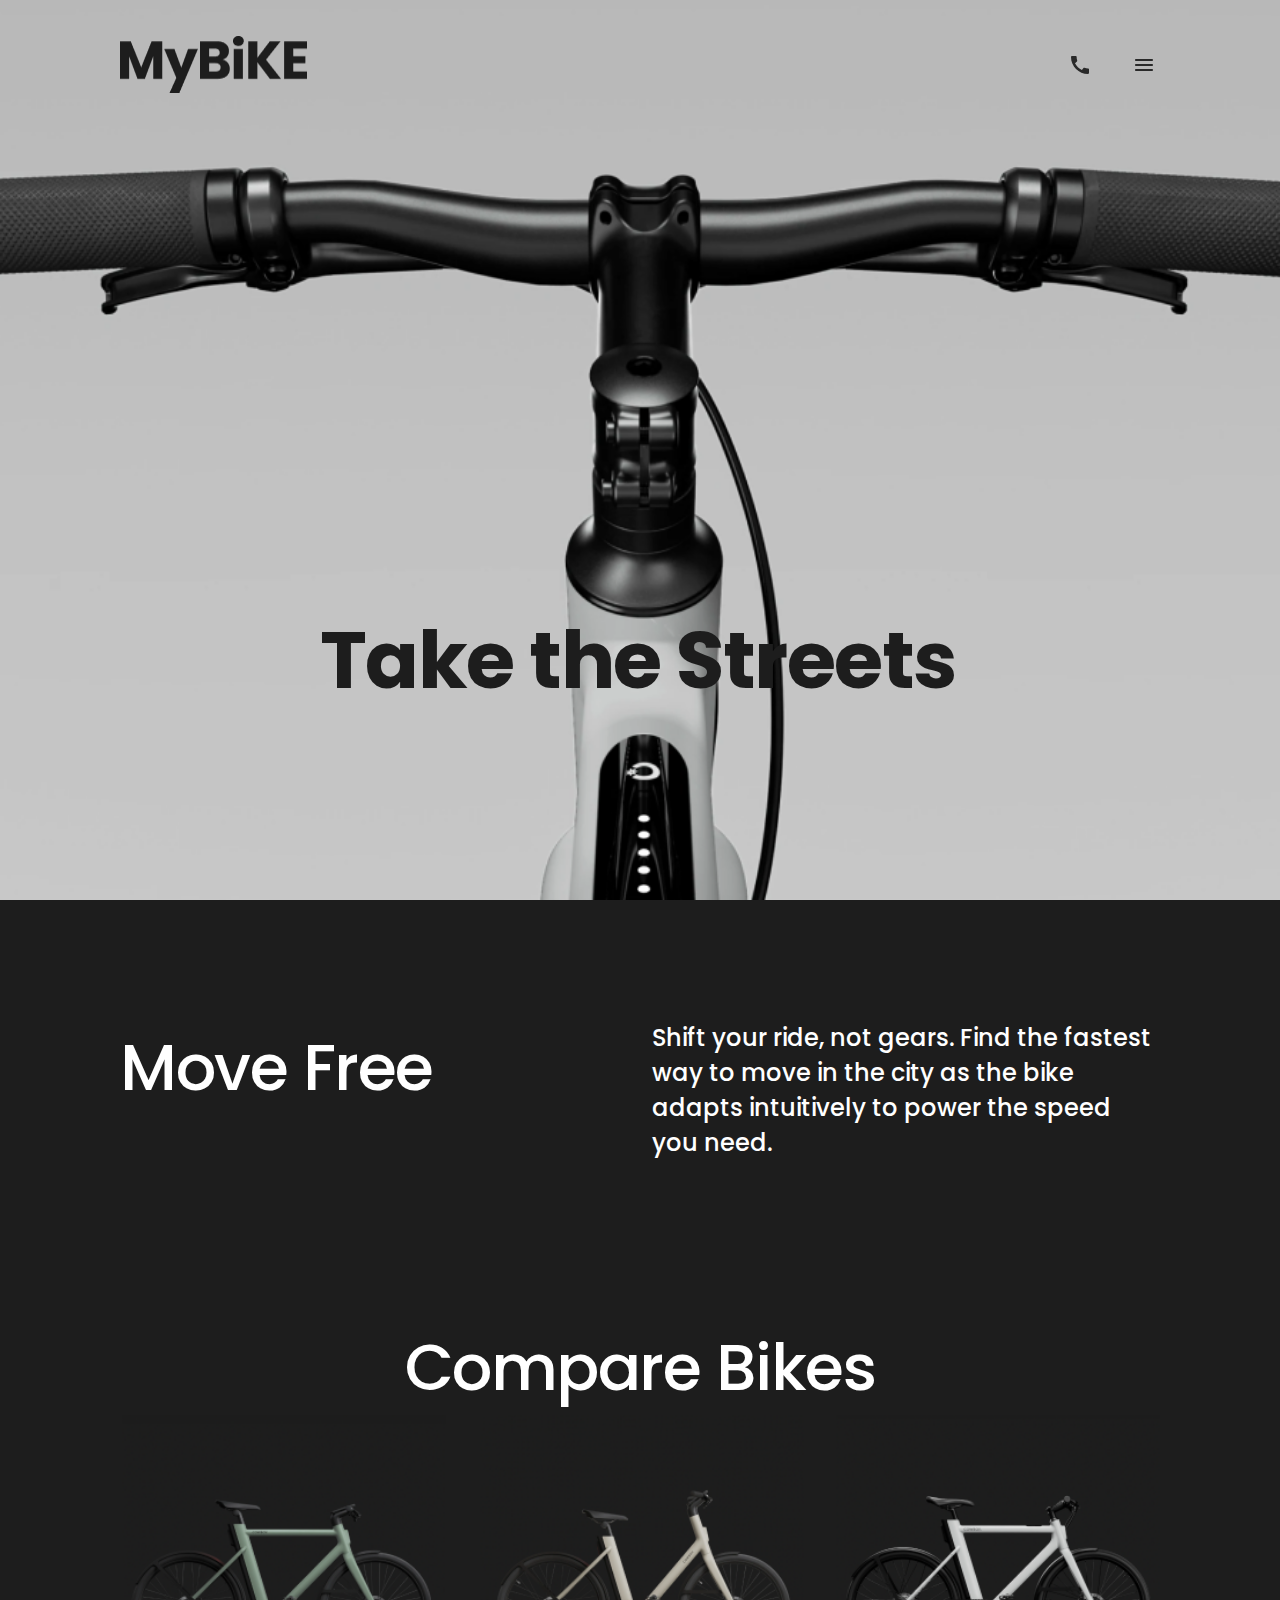
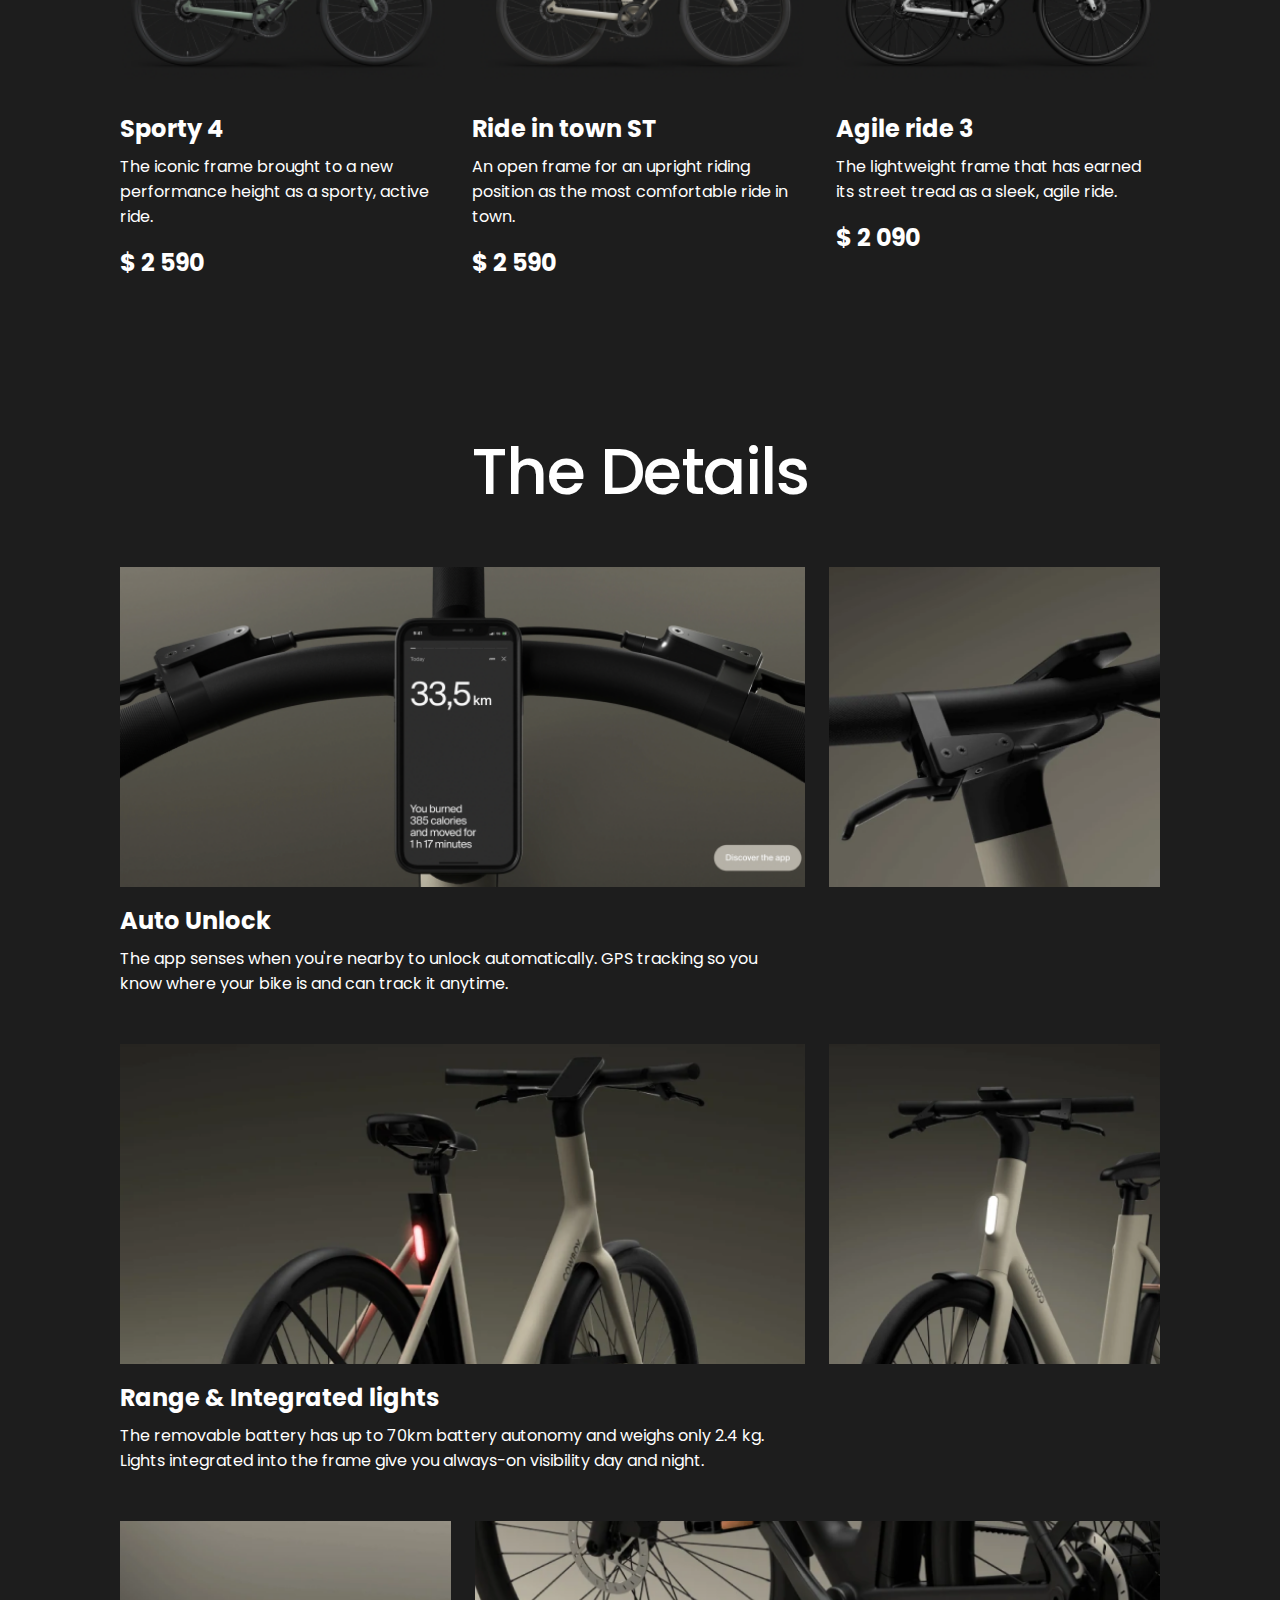
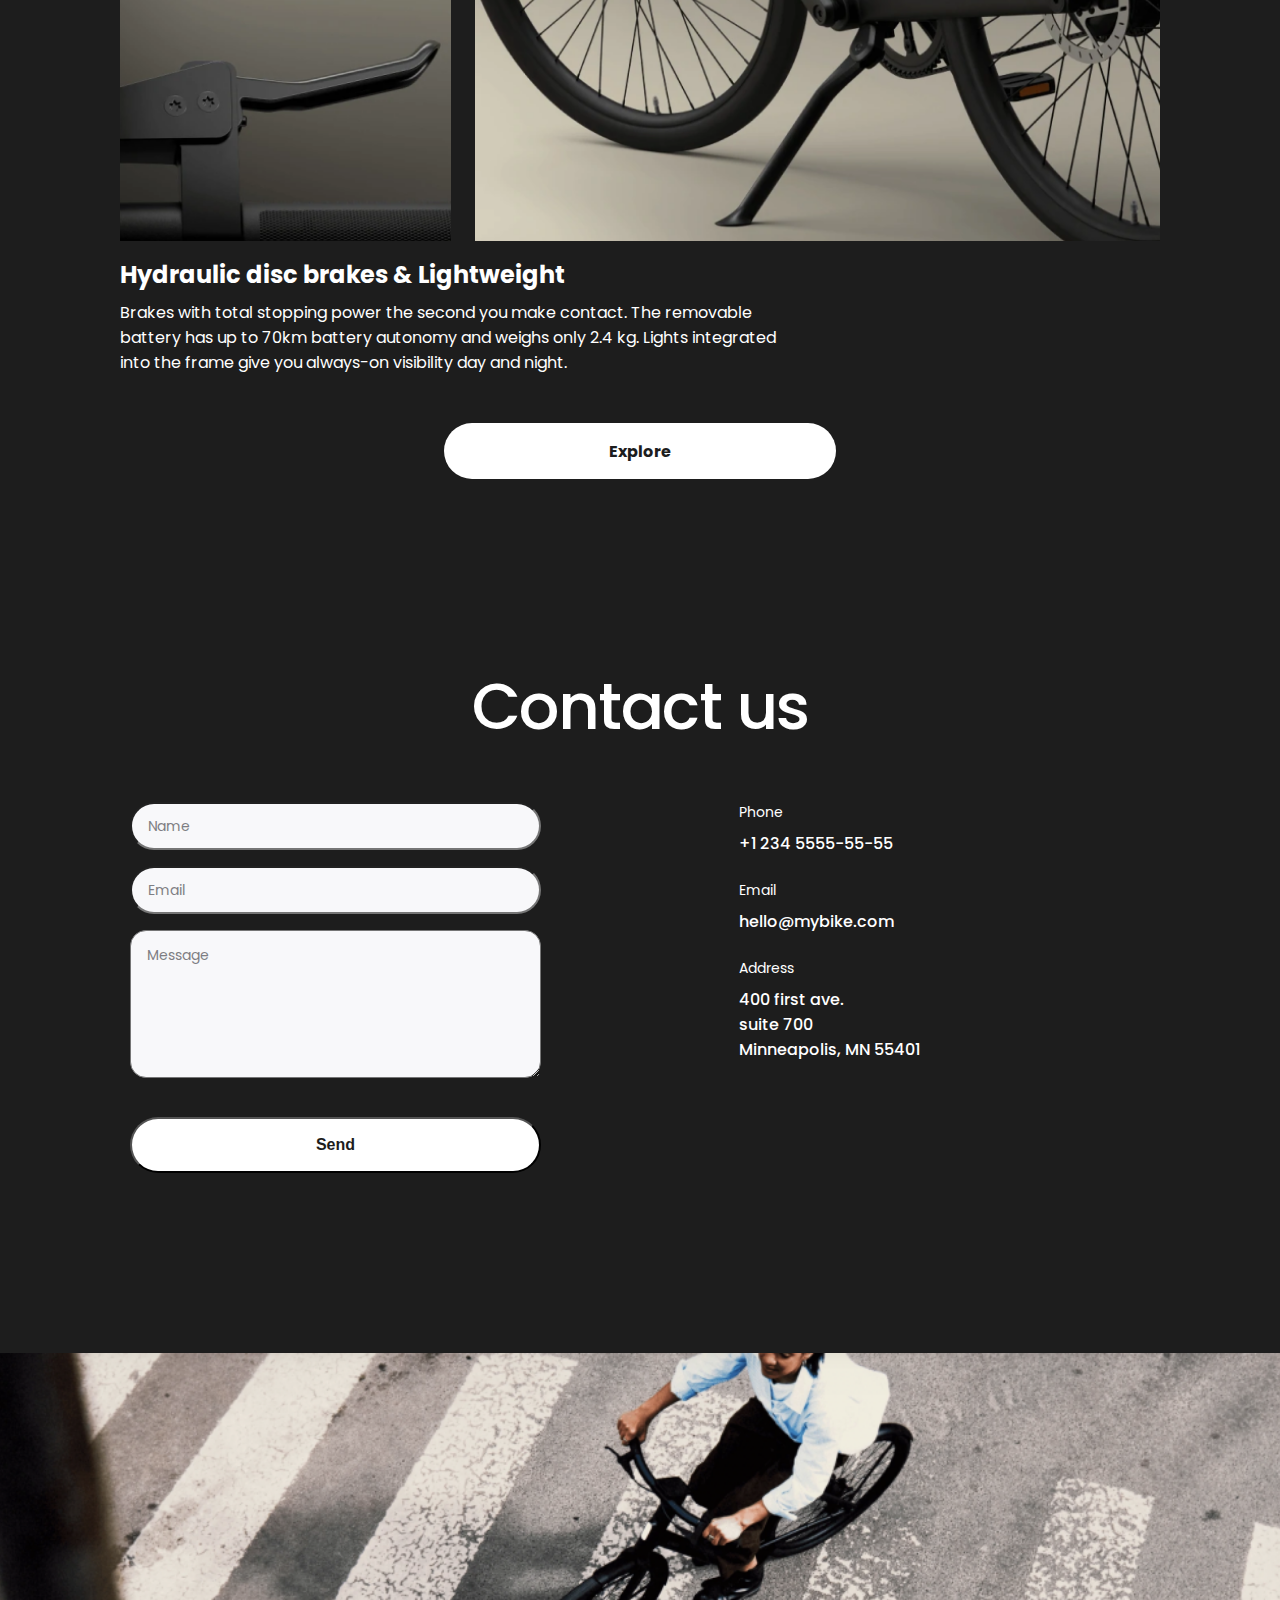
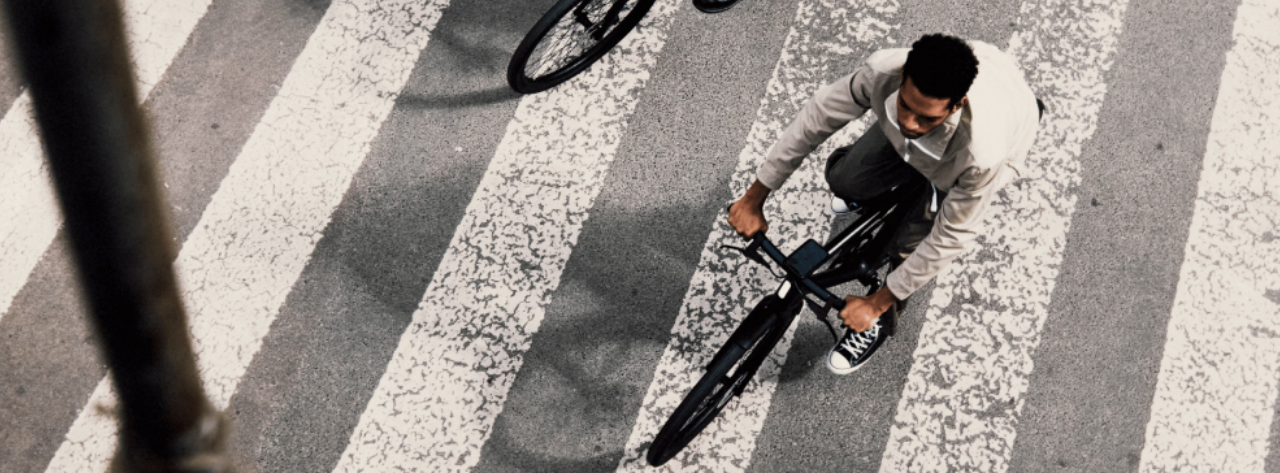
<file: index.html>
<!DOCTYPE html><html lang="en"><head><meta charset="UTF-8"><meta name="viewport" content="width=device-width, initial-scale=1.0"><title>MyBike</title><link type="image/png" sizes="50x50" rel="icon" href="favicon.5c7b5c53.png"><link rel="preconnect" href="https://fonts.googleapis.com"><link rel="preconnect" href="https://fonts.gstatic.com" crossorigin="anonymous"><link href="https://fonts.googleapis.com/css2?family=Poppins:wght@400;500;700&family=Roboto:wght@400;500;700&display=swap" rel="stylesheet"><link rel="stylesheet" href="main.5884f537.css"><script src="main.7f22f01b.js" defer></script></head><body class="page"> <header class="header"> <div class="header__content-wrapper"> <section class="header__controls"> <a href="#"> <img src="logo.cb2ba020.png" alt="MyBike Logo" class="header__logo"> </a> <a href="tel:+1 234 555-55-55" class="header__call-link"> </a> <a href="#menu" class="header__menu-toggler"></a> </section> <h1 class="header__title">Take the Streets</h1> </div> </header> <section class="page__menu menu" id="menu"> <div class="menu__content-wrapper"> <div class="menu__top-wrapper"> <a href="#"> <img src="logo.cb2ba020.png" alt="MyBike Logo" class="menu__logo"> </a> <a href="#" class="menu__toggler"></a> </div> <nav class="nav"> <ul class="nav__list"> <li class="nav__item"> <a href="#" class="nav__link nav__link--first">Home</a> </li> <li class="nav__item"> <a href="#promo" class="nav__link">About us</a> </li> <li class="nav__item"> <a href="#compare" class="nav__link">Compare bikes</a> </li> <li class="nav__item"> <a href="#details" class="nav__link">Details</a> </li> <li class="nav__item"> <a href="#contact" class="nav__link">Contacts</a> </li> </ul> </nav> <div class="menu__links-wrapper"> <a href="tel:+1 234 5555-55-55" class="menu__link"> +1 234 5555-55-55 </a> <a href="tel:+1 234 5555-55-55" class="menu__link menu__link--border"> Book a test ride </a> </div> </div> </section> <main class="main"> <section class="promo" id="promo"> <div class="promo__content-wrapper"> <h2>Move Free</h2> <p class="promo__text"> Shift your ride, not gears. Find the fastest way to move in the city as the bike adapts intuitively to power the speed you need. </p> </div> </section> <section class="main__compare compare" id="compare"> <div class="compare__content-wrapper"> <h2 class="compare__heading">Compare Bikes</h2> <div class="compare__photo-container-wrapper"> <div class="compare__photo-container"> <img src="compare-bike-1.662af95c.png" alt="Sporty 4 bike" class="compare__photo"> <h3 class="compare__bike-name">Sporty 4</h3> <p class="compare__bike-description"> The iconic frame brought to a new performance height as a sporty, active ride. </p> <h3 class="compare__bike-price">$ 2 590</h3> </div> <div class="compare__photo-container"> <img src="compare-bike-2.1f590bc0.png" alt="Ride in town ST" class="compare__photo"> <h3 class="compare__bike-name">Ride in town ST</h3> <p class="compare__bike-description"> An open frame for an upright riding position as the most comfortable ride in town. </p> <h3 class="compare__bike-price">$ 2 590</h3> </div> <div class="compare__photo-container"> <img src="compare-bike-3.9fb480ff.png" alt="Agile ride 3" class="compare__photo"> <h3 class="compare__bike-name">Agile ride 3</h3> <p class="compare__bike-description"> The lightweight frame that has earned its street tread as a sleek, agile ride. </p> <h3 class="compare__bike-price">$ 2 090</h3> </div> </div> </div> </section> <section class="main__details details" id="details"> <div class="details__content-wrapper"> <h2 class="details__heading">The Details</h2> <div class="details__photo-row"> <img src="details-1.4609604f.png" alt="handlebars with phone attached" class="details__photo details__photo--cols--1-4"> <img src="details-2.b1415c19.png" alt="handlebars with phone attached from the back" class="details__photo details__photo--cols--5-6"> </div> <h3 class="details__title">Auto Unlock</h3> <p class="details__description"> The app senses when you're nearby to unlock automatically. GPS tracking so you know where your bike is and can track it anytime. </p> <div class="details__photo-row"> <img src="details-3.cadc80db.png" alt="bike with red rear light on" class="details__photo details__photo--cols--1-4"> <img src="details-4.b4e40939.png" alt="bike with white headlight light on" class="details__photo details__photo--cols--5-6"> </div> <h3 class="details__title">Range & Integrated lights</h3> <p class="details__description"> The removable battery has up to 70km battery autonomy and weighs only 2.4 kg. Lights integrated into the frame give you always-on visibility day and night. </p> <div class="details__photo-row"> <img src="details-5.08d1840a.png" alt="bike handbrake" class="details__photo details__photo--cols--1-2"> <img src="details-6.57f40f00.png" alt="lower half of the bike exposing disc brakes" class="details__photo details__photo--cols--3-6"> </div> <h3 class="details__title">Hydraulic disc brakes & Lightweight</h3> <p class="details__description"> Brakes with total stopping power the second you make contact. The removable battery has up to 70km battery autonomy and weighs only 2.4 kg. Lights integrated into the frame give you always-on visibility day and night. </p> <a href="#" class="details__explore-button">Explore</a> </div> </section> <section class="main__contact contact" id="contact"> <h2 class="contact__heading">Contact us</h2> <div class="contact__wrapper"> <form action="#" method="post" class="contact__form" id="form"> <label for="name"> <input type="text" name="name" id="name" placeholder="Name" required class="contact__form-field contact__form-field--input"> </label> <label for="email"> <input type="email" name="email" id="email" placeholder="Email" required class="contact__form-field contact__form-field--input"> </label> <label for="message"> <textarea name="email" id="message" placeholder="Message" class="contact__form-field contact__form-field--textarea" required></textarea> </label> <button type="submit" class="contact__button"> Send </button> </form> <div class="contact__info"> <p class="contact__info-text">Phone</p> <a href="tel:+1 234 555-55-55" class="contact__info-link"> +1 234 5555-55-55 </a> <p class="contact__info-text">Email</p> <a href="mailto:hello@mybike.com" class="contact__info-link"> hello@mybike.com </a> <p class="contact__info-text">Address</p> <a href="https://goo.gl/maps/GuQFBRuRx7HRK1gMA" target="_blank" class="contact__info-link"> 400 first ave.<br>suite 700<br>Minneapolis, MN 55401 </a> </div> </div> </section> </main> <footer class="footer"></footer> </body></html>
</file>
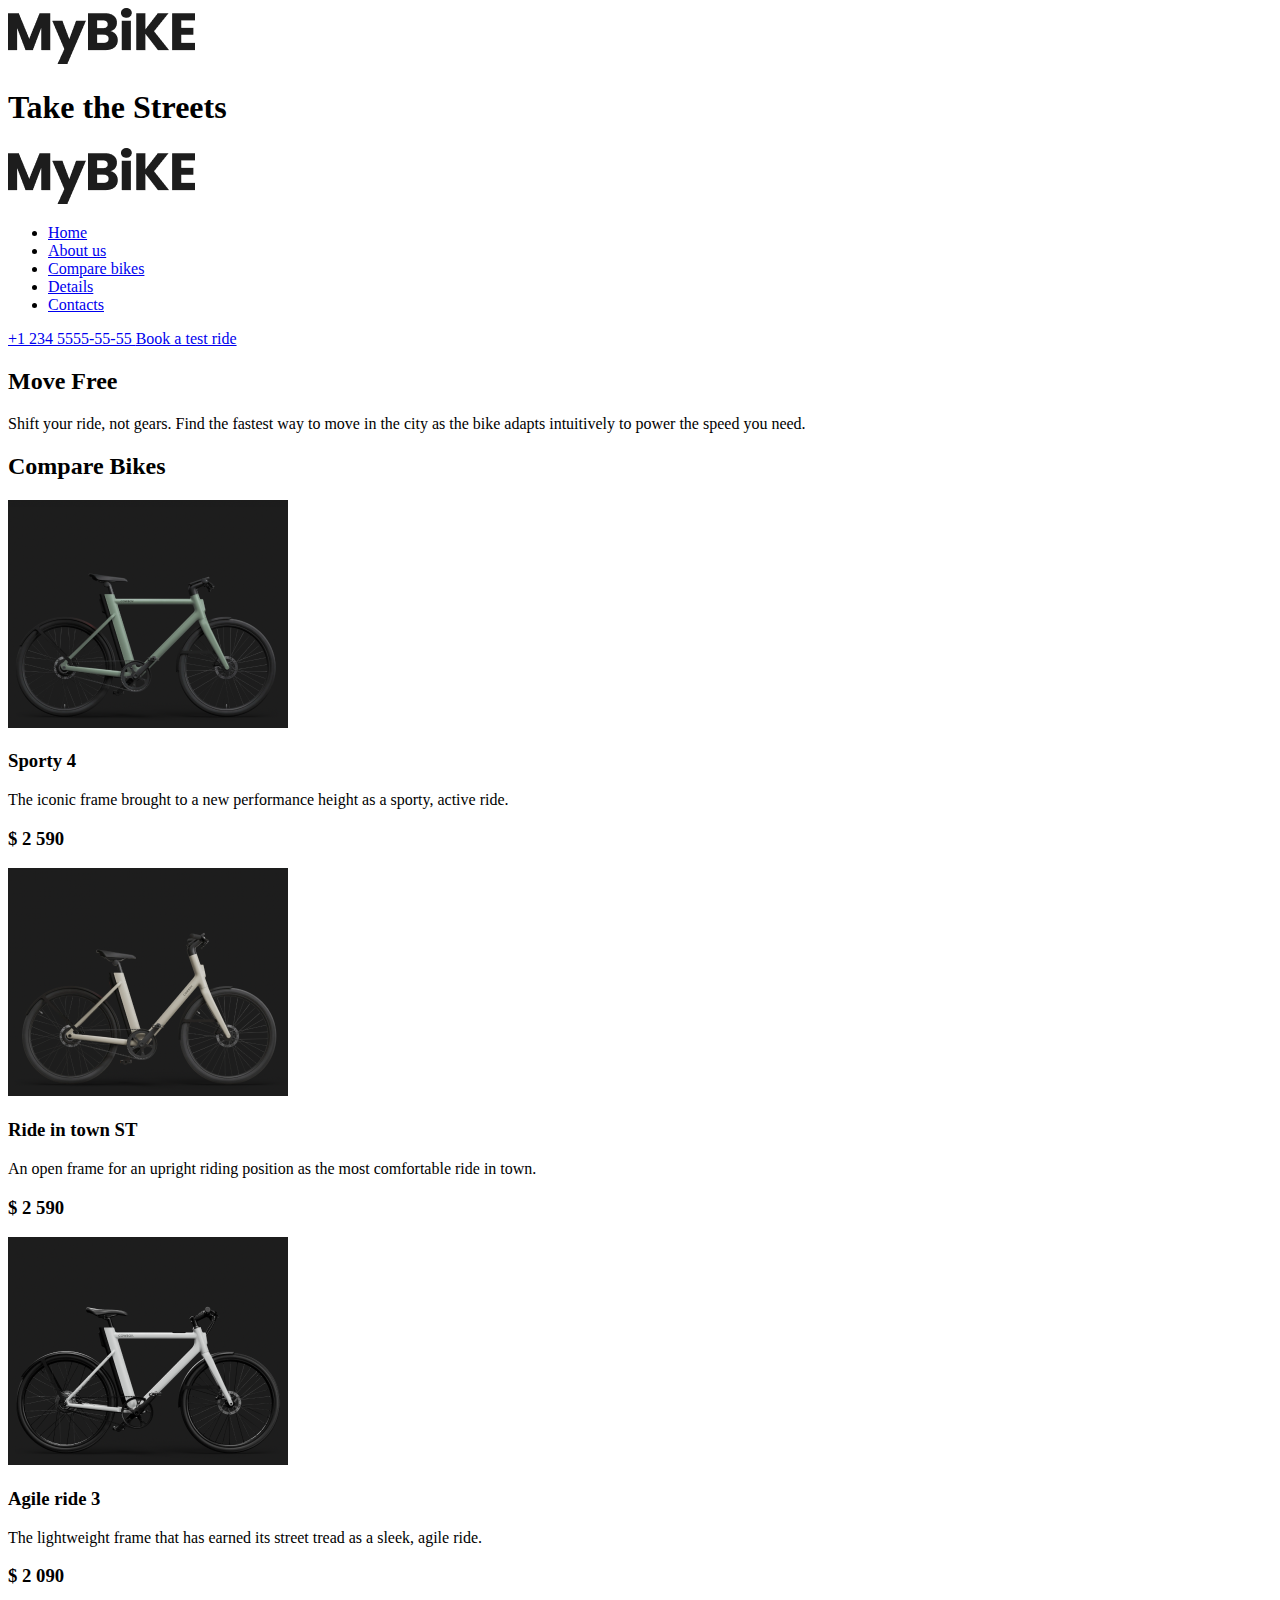
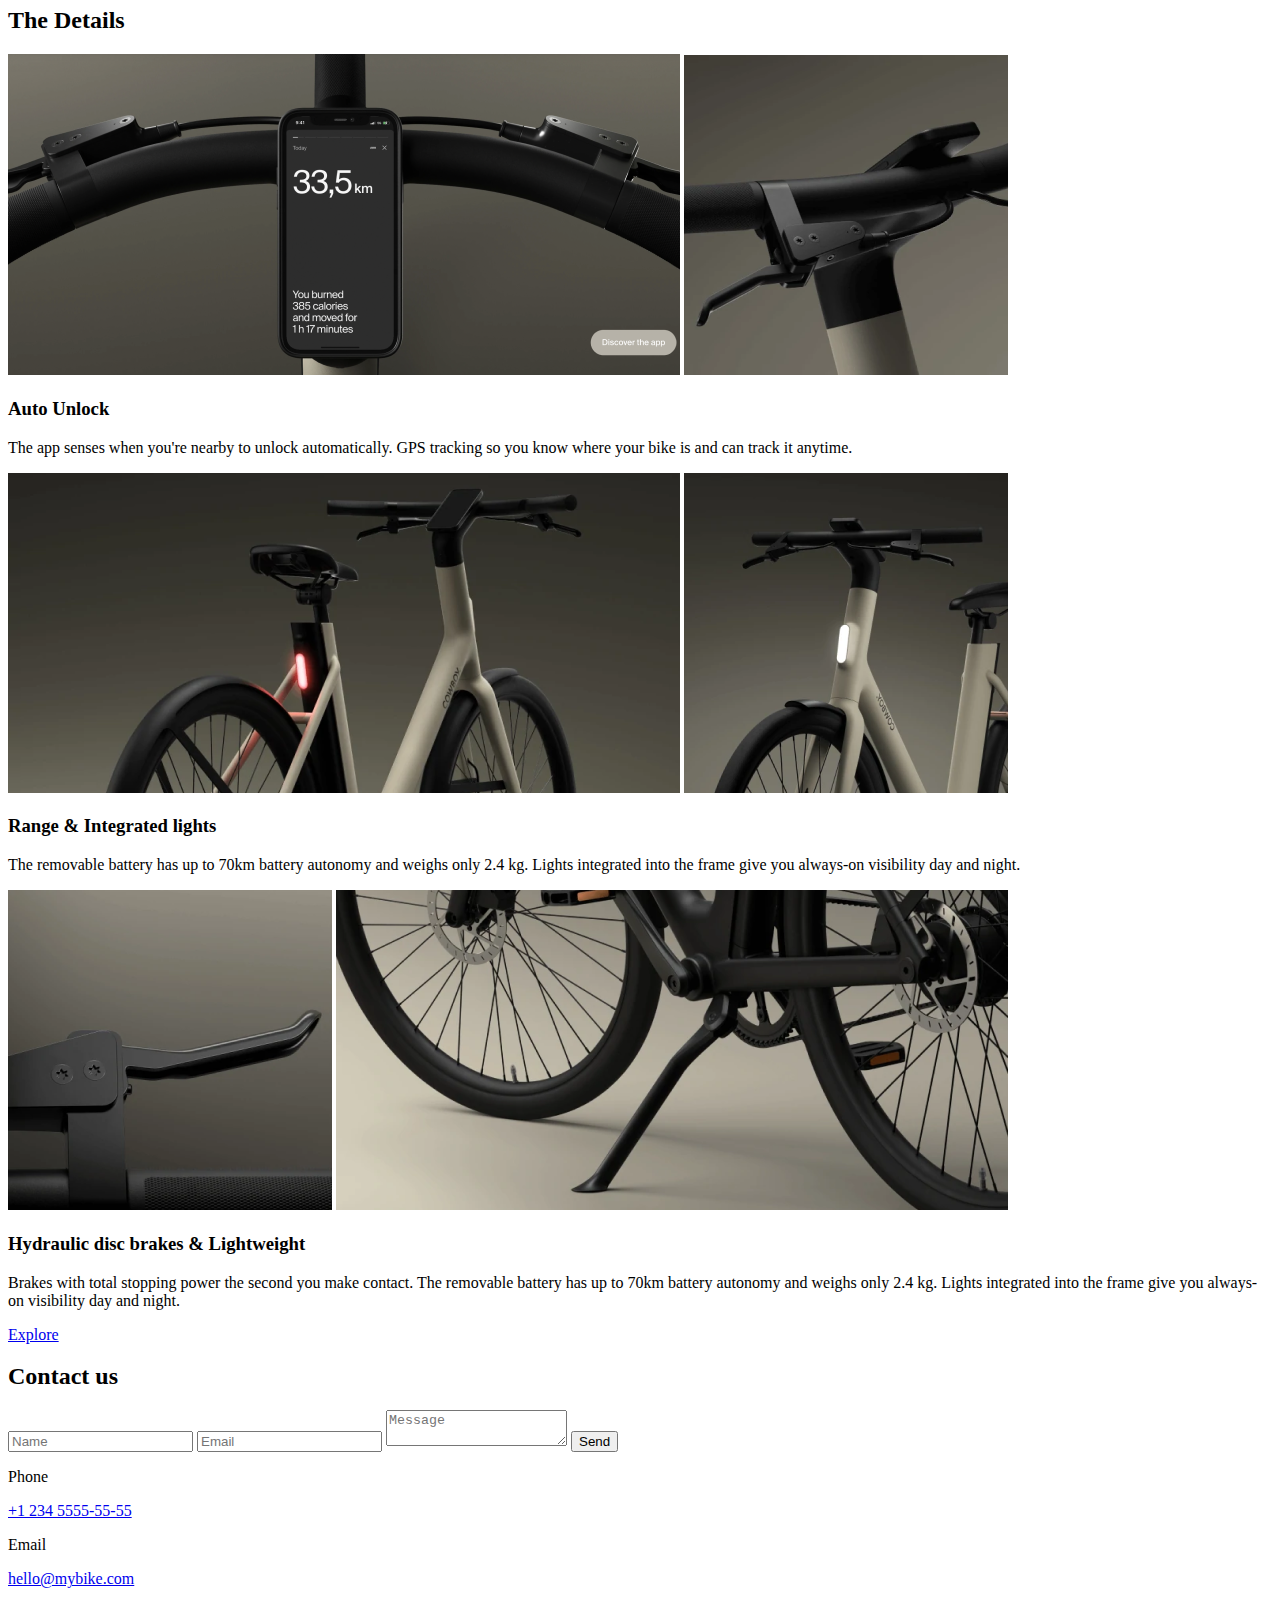
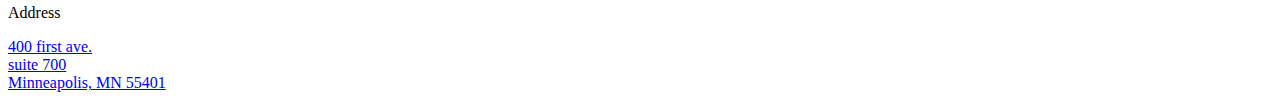
<file: src/index.html>
<!DOCTYPE html>
<html lang="en">
  <head>
    <meta charset="UTF-8">
    <meta name="viewport" content="width=device-width, initial-scale=1.0">
    <title>MyBike</title>
    <link
      type="image/png"
      sizes="50x50" rel="icon"
      href="images/favicon.png"
    >
    <link rel="preconnect" href="https://fonts.googleapis.com">
    <link
      rel="preconnect"
      href="https://fonts.gstatic.com"
      crossorigin="anonymous"
    >
    <link
      href="https://fonts.googleapis.com/css2?family=Poppins:wght@400;500;700&family=Roboto:wght@400;500;700&display=swap"
      rel="stylesheet"
    >
    <link rel="stylesheet" href="./styles/main.scss">
    <script src="scripts/main.js" defer></script>
  </head>
  <body class="page">
    <header class="header">
      <div class="header__content-wrapper">
        <section class="header__controls">
          <a href="#">
            <img
              src="images/logo.png"
              alt="MyBike Logo"
              class="header__logo"
            >
          </a>
          <a
            href="tel:+1 234 555-55-55"
            class="header__call-link"
          >
          </a>
          <a href="#menu" class="header__menu-toggler"></a>
        </section>

        <h1 class="header__title">Take the Streets</h1>
      </div>
    </header>
    <section class="page__menu menu" id="menu">
      <div class="menu__content-wrapper">
        <div class="menu__top-wrapper">
          <a href="#">
            <img
              src="images/logo.png"
              alt="MyBike Logo"
              class="menu__logo"
            >
          </a>
          <a href="#" class="menu__toggler"></a>
        </div>

        <nav class="nav">
          <ul class="nav__list">
            <li class="nav__item">
              <a href="#" class="nav__link nav__link--first" >Home</a>
            </li>
            <li class="nav__item">
              <a href="#promo" class="nav__link" >About us</a>
            </li>
            <li class="nav__item">
              <a href="#compare" class="nav__link" >Compare bikes</a>
            </li>
            <li class="nav__item">
              <a href="#details" class="nav__link">Details</a>
            </li>
            <li class="nav__item">
              <a href="#contact" class="nav__link" >Contacts</a>
            </li>
          </ul>
        </nav>

        <div class="menu__links-wrapper">
          <a
            href="tel:+1 234 5555-55-55"
            class="menu__link"
          >
            +1 234 5555-55-55
          </a>
          <a
            href="tel:+1 234 5555-55-55"
            class="menu__link menu__link--border"
          >
            Book a test ride
          </a>
        </div>
      </div>
    </section>

    <main class="main">
      <section class="promo" id="promo">
        <div class="promo__content-wrapper">
          <h2>Move Free</h2>
          <p class="promo__text">
            Shift your ride, not gears. Find the fastest
            way to move in the city as the bike adapts
            intuitively to power the speed you need.
          </p>
        </div>
      </section>

      <section class="main__compare compare" id="compare">
        <div class="compare__content-wrapper">
          <h2 class="compare__heading">Compare Bikes</h2>

          <div class="compare__photo-container-wrapper">
            <div class="compare__photo-container">
              <img
                src="images/photos/compare-bike-1.png"
                alt="Sporty 4 bike"
                class="compare__photo"
              >
              <h3 class="compare__bike-name">Sporty 4</h3>
              <p class="compare__bike-description">
                The iconic frame brought to a new performance
                height as a sporty, active ride.
              </p>
              <h3 class="compare__bike-price">$ 2 590</h3>
            </div>
            <div class="compare__photo-container">
              <img
                src="images/photos/compare-bike-2.png"
                alt="Ride in town ST"
                class="compare__photo"
              >
              <h3 class="compare__bike-name">Ride in town ST</h3>
              <p class="compare__bike-description">
                An open frame for an upright riding position
                as the most comfortable ride in town.
              </p>
              <h3 class="compare__bike-price">$ 2 590</h3>
            </div>

            <div class="compare__photo-container">
              <img
                src="images/photos/compare-bike-3.png"
                alt="Agile ride 3"
                class="compare__photo"
              >
              <h3 class="compare__bike-name">Agile ride 3</h3>
              <p class="compare__bike-description">
                The lightweight frame that has earned its
                street tread as a sleek, agile ride.
              </p>
              <h3 class="compare__bike-price">$ 2 090</h3>
            </div>
          </div>
        </div>
      </section>

      <section class="main__details details" id="details">
        <div class="details__content-wrapper">
          <h2 class="details__heading">The Details</h2>

          <div class="details__photo-row">
            <img
              src="images/photos/details-1.png"
              alt="handlebars with phone attached"
              class="details__photo details__photo--cols--1-4"
            >
            <img
              src="images/photos/details-2.png"
              alt="handlebars with phone attached from the back"
              class="details__photo details__photo--cols--5-6"
            >
          </div>
          <h3 class="details__title">Auto Unlock</h3>
          <p class="details__description">
            The app senses when you're nearby to unlock automatically.
            GPS tracking so you know where your bike is
            and can track it anytime.
          </p>

          <div class="details__photo-row">
            <img
              src="images/photos/details-3.png"
              alt="bike with red rear light on"
              class="details__photo details__photo--cols--1-4"
            >
            <img
              src="images/photos/details-4.png"
              alt="bike with white headlight light on"
              class="details__photo details__photo--cols--5-6"
            >
          </div>
          <h3 class="details__title">Range & Integrated lights</h3>
          <p class="details__description">
            The removable battery has up to 70km battery autonomy and
            weighs only 2.4 kg. Lights integrated into the frame
            give you always-on visibility day and night.
          </p>

          <div class="details__photo-row">
            <img
              src="images/photos/details-5.png"
              alt="bike handbrake"
              class="details__photo details__photo--cols--1-2"
            >
            <img
              src="images/photos/details-6.png"
              alt="lower half of the bike exposing disc brakes"
              class="details__photo details__photo--cols--3-6"
            >
          </div>
          <h3 class="details__title">Hydraulic disc brakes & Lightweight</h3>
          <p class="details__description">
            Brakes with total stopping power the second you make contact.
            The removable battery has up to 70km battery autonomy and
            weighs only 2.4 kg. Lights integrated into the frame
            give you always-on visibility day and night.
          </p>

          <a href="#" class="details__explore-button">Explore</a>
        </div>
      </section>

      <section class="main__contact contact" id="contact">
        <h2 class="contact__heading">Contact us</h2>

        <div class="contact__wrapper">
          <form
            action="#"
            method="post"
            class="contact__form"
            id="form"
          >
            <label for="name">
              <input
                type="text"
                name="name"
                id="name"
                placeholder="Name"
                required
                class="contact__form-field contact__form-field--input"
              >
            </label>

            <label for="email">
              <input
                type="email"
                name="email"
                id="email"
                placeholder="Email"
                required
                class="contact__form-field contact__form-field--input"
              >
            </label>

            <label for="message">
              <textarea
                name="email"
                id="message"
                placeholder="Message"
                class="contact__form-field contact__form-field--textarea"
                required
              ></textarea>
            </label>

            <button type="submit" class="contact__button">
              Send
            </button>
          </form>

          <div class="contact__info">
            <p class="contact__info-text">Phone</p>
            <a href="tel:+1 234 555-55-55" class="contact__info-link">
              +1 234 5555-55-55
            </a>
            <p class="contact__info-text">Email</p>
            <a href="mailto:hello@mybike.com" class="contact__info-link">
              hello@mybike.com
            </a>
            <p class="contact__info-text">Address</p>
            <a
              href="https://goo.gl/maps/GuQFBRuRx7HRK1gMA"
              target="_blank"
              class="contact__info-link"
            >
              400 first ave.<br>suite 700<br>Minneapolis, MN 55401
            </a>
          </div>
        </div>
      </section>
    </main>

    <footer class="footer"></footer>
  </body>
</html>
</file>
<file: main.5884f537.css>
body,h1,h2,h3,p,ul{margin:0}a{color:inherit;text-decoration:none}*{box-sizing:border-box}html{scroll-behavior:smooth;font-family:Poppins,sans-serif}h1{font-size:36px;font-weight:700;letter-spacing:-1.5px;color:#1d1d1d}@media (min-width:744px){h1{font-size:64px}}@media (min-width:1260px){h1{font-size:80px}}h2{font-size:32px;font-weight:500;letter-spacing:-1.5px}@media (min-width:744px){h2{font-size:48px}}@media (min-width:1260px){h2{font-size:64px}}h3{letter-spacing:normal;font-size:24px;font-weight:700}.page--with-menu{overflow:hidden}.page__menu{position:fixed;top:0;left:0;right:0;transform:translateX(100%);transition:transform .5s}.page__menu:target{transform:translateX(0)}.header{height:100vh;background:url(header.30f6922a.png) no-repeat top;background-size:cover;padding:29px 20px 20vh}@media (min-width:744px){.header{padding:36px 72px 20vh}}@media (min-width:1260px){.header{padding:36px 124px 20vh 120px}}.header__content-wrapper{margin:0 auto;max-width:1260px;display:flex;flex-direction:column;justify-content:space-between;height:100%}.header__controls{display:flex;align-items:center}.header__logo{display:block;width:130px;height:38px}@media (min-width:744px){.header__logo{width:187px;height:57px}}.header__call-link{display:inline-block;margin-left:auto;margin-right:40px;width:24px;height:24px;background:url(phone.548a5dac.svg) no-repeat 50%}@media (min-width:744px){.header__call-link:before{font-size:12px;font-weight:700;letter-spacing:normal;content:"+1 234 555-55-55";position:absolute;top:65px;opacity:0;visibility:hidden;transform:translate(-100%,-50%);transition:opacity .5s,visibility .5s;padding-right:12px;color:#292929}.header__call-link:hover:before{visibility:visible;opacity:1}}.header__menu-toggler{border:none;width:24px;height:16px;background:url(menu.54e6dc32.svg) no-repeat 50%;cursor:pointer;transition:background .5s}.header__menu-toggler:hover{background:url(menu-hover.3700b3f8.svg) no-repeat 50%}.header__title{text-align:center}.menu{height:100vh;padding:29px 20px 0;background-color:#c2c2c2}@media (min-width:744px){.menu{padding:36px 72px 20vh}}@media (min-width:1260px){.menu{padding:36px 124px 20vh 120px}}.menu__content-wrapper{margin:0 auto;max-width:1260px}.menu__top-wrapper{display:flex;justify-content:space-between;align-items:center;height:100%}.menu__logo{display:block;height:38px;width:130px}.menu__toggler{border:none;width:24px;height:16px;background:url(menu-active.929215f1.svg) no-repeat 50%;cursor:pointer}.menu__links-wrapper{margin-top:40px}.menu__link{font-size:16px;font-weight:700;letter-spacing:2px;display:block;margin-top:16px;width:max-content;border-bottom:1px solid transparent;text-transform:uppercase;color:#1d1d1d}.menu__link:hover{border-bottom:1px solid #1d1d1d}.menu__link--border{border-bottom-color:#1d1d1d}.nav__list{margin-top:44px;padding:0;list-style:none}.nav__item{margin-top:32px}.nav__item:first-child{margin-top:0}.nav__link{font-size:22px;font-weight:700;letter-spacing:2px;display:inline-block;border-bottom:1px solid transparent;text-transform:uppercase;color:#1d1d1d}.nav__link:hover{border-bottom-color:#1d1d1d}.main{padding:60px 20px 120px;background-color:#1d1d1d;color:#fff}@media (min-width:744px){.main{padding:120px 72px}}@media (min-width:1260px){.main{padding:120px 120px 180px}}.main__compare{margin-top:80px}@media (min-width:744px){.main__compare{margin-top:120px}}@media (min-width:1260px){.main__compare{margin-top:160px}}.main__details{margin-top:92px}@media (min-width:744px){.main__details{margin-top:120px}}@media (min-width:1260px){.main__details{margin-top:144px}}.main__contact{margin-top:80px}@media (min-width:744px){.main__contact{margin-top:120px}}@media (min-width:1260px){.main__contact{margin-top:180px}}.promo__content-wrapper{margin:0 auto;max-width:1260px}@media (min-width:744px){.promo__content-wrapper{display:grid;grid-template-columns:repeat(2,1fr);gap:24px}}.promo__text{margin-top:24px;font-size:24px;font-weight:500;letter-spacing:normal}@media (min-width:744px){.promo__text{margin-top:0}}.compare__content-wrapper{margin:0 auto;max-width:1260px}.compare__heading{position:relative;z-index:1;text-align:center}.compare__photo-container-wrapper{display:flex;flex-direction:column;gap:40px}@media (min-width:744px){.compare__photo-container-wrapper{gap:48px}}@media (min-width:1260px){.compare__photo-container-wrapper{flex-direction:row;gap:24px}}.compare__photo{transition:transform .5s ease-in-out;display:block;margin:0 auto}.compare__photo:hover{transform:scale(1.2)}@media (min-width:744px){.compare__photo{width:392px;height:316px}}@media (min-width:1260px){.compare__photo{width:324px;height:264px}}.compare__bike-name{position:relative;z-index:1;margin-top:32px}.compare__bike-description{font-size:16px;font-weight:400;letter-spacing:normal;margin-top:8px}.compare__bike-price{font-size:24px;font-weight:700;letter-spacing:normal;margin-top:16px}.details__content-wrapper{margin:0 auto;max-width:1260px;display:flex;flex-direction:column}.details__heading{text-align:center}@media (min-width:744px){.details__heading{font-size:48px}}@media (min-width:1260px){.details__heading{font-size:64px}}.details__photo-row{display:grid;grid-template-columns:repeat(2,1fr);gap:20px;padding-top:40px}@media (min-width:744px){.details__photo-row{grid-template-columns:repeat(6,1fr);gap:24px;padding-top:48px}}@media (min-width:1260px){.details__photo-row{padding-top:48px}}.details__photo{transition:transform .5s ease-in-out;display:block;height:100%;width:100%;object-fit:cover}.details__photo:hover{transform:scale(1.2)}@media (min-width:744px){.details__photo{height:187px}.details__photo--cols--1-1{grid-column:1/2}.details__photo--cols--1-2{grid-column:1/3}.details__photo--cols--1-3{grid-column:1/4}.details__photo--cols--1-4{grid-column:1/5}.details__photo--cols--1-5{grid-column:1/6}.details__photo--cols--1-6{grid-column:1/7}.details__photo--cols--2-2{grid-column:2/3}.details__photo--cols--2-3{grid-column:2/4}.details__photo--cols--2-4{grid-column:2/5}.details__photo--cols--2-5{grid-column:2/6}.details__photo--cols--2-6{grid-column:2/7}.details__photo--cols--3-3{grid-column:3/4}.details__photo--cols--3-4{grid-column:3/5}.details__photo--cols--3-5{grid-column:3/6}.details__photo--cols--3-6{grid-column:3/7}.details__photo--cols--4-4{grid-column:4/5}.details__photo--cols--4-5{grid-column:4/6}.details__photo--cols--4-6{grid-column:4/7}.details__photo--cols--5-5{grid-column:5/6}.details__photo--cols--5-6{grid-column:5/7}.details__photo--cols--6-6{grid-column:6/7}}@media (min-width:1260px){.details__photo{height:320px}}.details__photo:hover,.details__title{position:relative;z-index:1}.details__title{margin-top:16px}.details__description{font-size:16px;font-weight:400;letter-spacing:normal;margin-top:8px;max-width:672px}.details__explore-button{font-size:16px;font-weight:700;letter-spacing:normal;display:flex;justify-content:center;align-items:center;align-self:center;transition:box-shadow .5s;margin-top:40px;border-radius:40px;height:56px;width:280px;background-color:#fff;text-align:center;color:#1d1d1d}@media (min-width:744px){.details__explore-button{margin-top:48px;height:56px;width:392px}}.details__explore-button:hover{box-shadow:1px 4px 16px rgba(232,232,240,.4)}.details__explore-button:active{box-shadow:1px 4px 16px rgba(232,232,240,.64)}.contact__heading{text-align:center}.contact__wrapper{margin:0 auto;max-width:1260px}@media (min-width:744px){.contact__wrapper{display:flex;gap:24px}}@media (min-width:1260px){.contact__wrapper{gap:198px}}.contact__form{display:flex;flex-direction:column;gap:16px;margin-top:48px}@media (min-width:744px){.contact__form{flex-basis:50%;align-items:flex-end}}.contact__form-field{font-size:14px;font-weight:400;letter-spacing:normal;transition:border .5s;width:100%;padding:14px 16px;background:#f8f8fa;color:#292929}@media (min-width:744px){.contact__form-field{width:288px}}@media (min-width:1260px){.contact__form-field{width:411px}}.contact__form-field::placeholder{font-family:Poppins,sans-serif;color:#7e7e83}.contact__form-field:hover{border:1px solid #d5d7de}.contact__form-field:focus{border:1px solid #292929}.contact__form-field--input{border-radius:40px;height:48px}.contact__form-field--textarea{border-radius:16px;height:148px}.contact__button{font-size:16px;font-weight:700;letter-spacing:normal;margin-top:16px;transition:box-shadow .5s;height:56px;width:100%;border-radius:40px;background-color:#fff;color:#1d1d1d}@media (min-width:744px){.contact__button{width:288px}}@media (min-width:1260px){.contact__button{width:411px}}.contact__button:hover{box-shadow:1px 4px 16px rgba(232,232,240,.4)}.contact__button:active{box-shadow:1px 4px 16px rgba(232,232,240,.64)}.contact__info{margin-top:48px}@media (min-width:744px){.contact__info{flex-basis:50%}}.contact__info-text{font-size:14px;font-weight:400;letter-spacing:normal}.contact__info-text:nth-child(n+2){margin-top:24px}.contact__info-link{font-size:16px;font-weight:500;letter-spacing:normal;display:inline-block;margin-top:8px;color:#fff;transition:color .5s}.contact__info-link:hover{color:#4169e1}.footer{background:url(footer.1f1c0635.png) top no-repeat;background-size:cover;height:20vh}@media (min-width:744px){.footer{height:40vh}}@media (min-width:1260px){.footer{height:80vh}}
/*# sourceMappingURL=main.5884f537.css.map */
</file>
